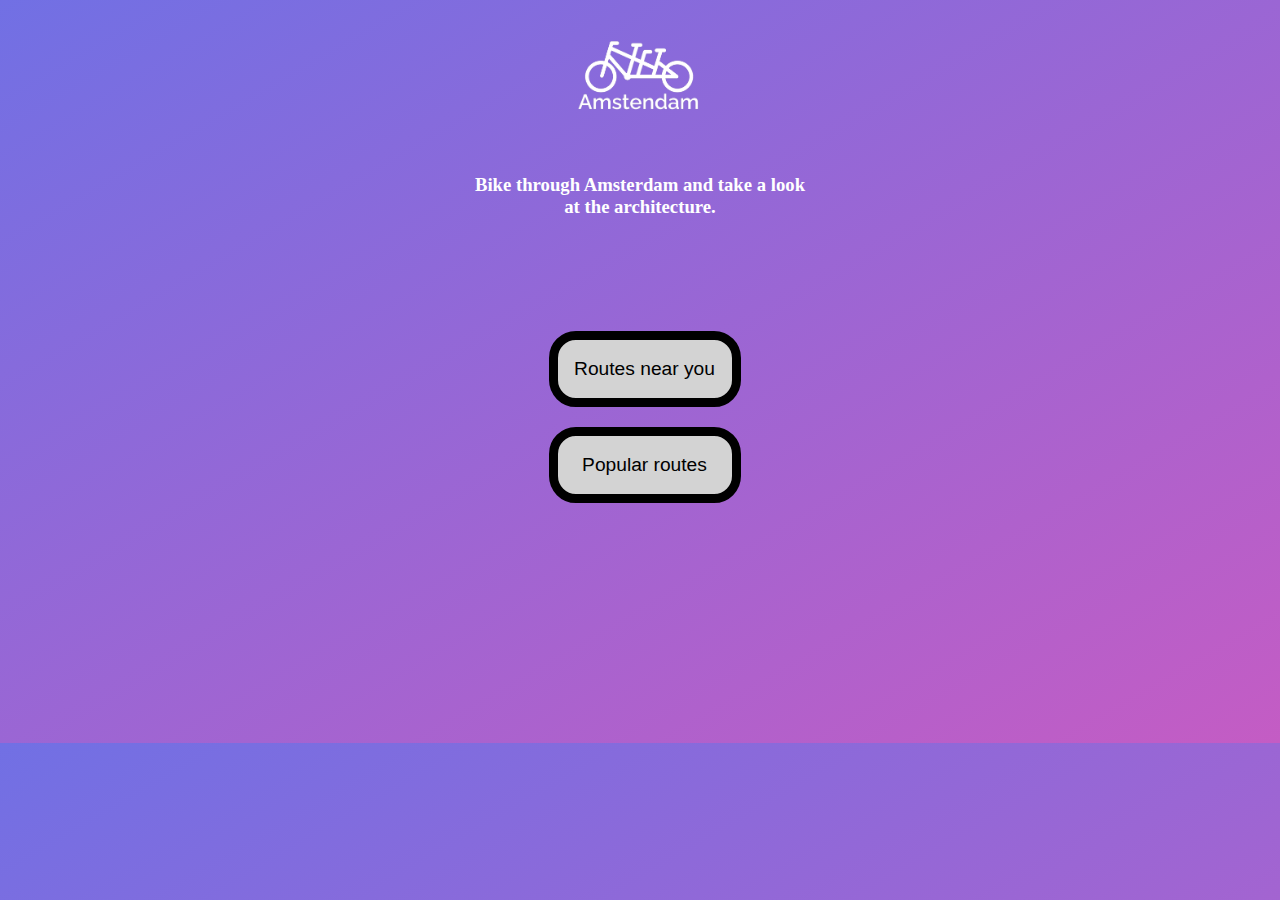
<file: ISGA P1/index.html>
<!DOCTYPE html>
<html lang="en">

<head>
    <meta charset="UTF-8">
    <meta http-equiv="X-UA-Compatible" content="IE=edge">
    <meta name="viewport" content="width=device-width, initial-scale=1.0">
    <title>Index</title>
    <link rel="stylesheet" href="style.css">
</head>

<body>
    <img src="/img/whiteicons/tandem.png" class="logobig">
    <h3>Bike through Amsterdam and take a look at the architecture.</h3>
    <button class="startbutton"><a href="geolocationhome.html">Routes near you</a></button>
    <button class="startbutton"><a href="browsehome.html">Popular routes</a></button>
</body>

</html>
</file>
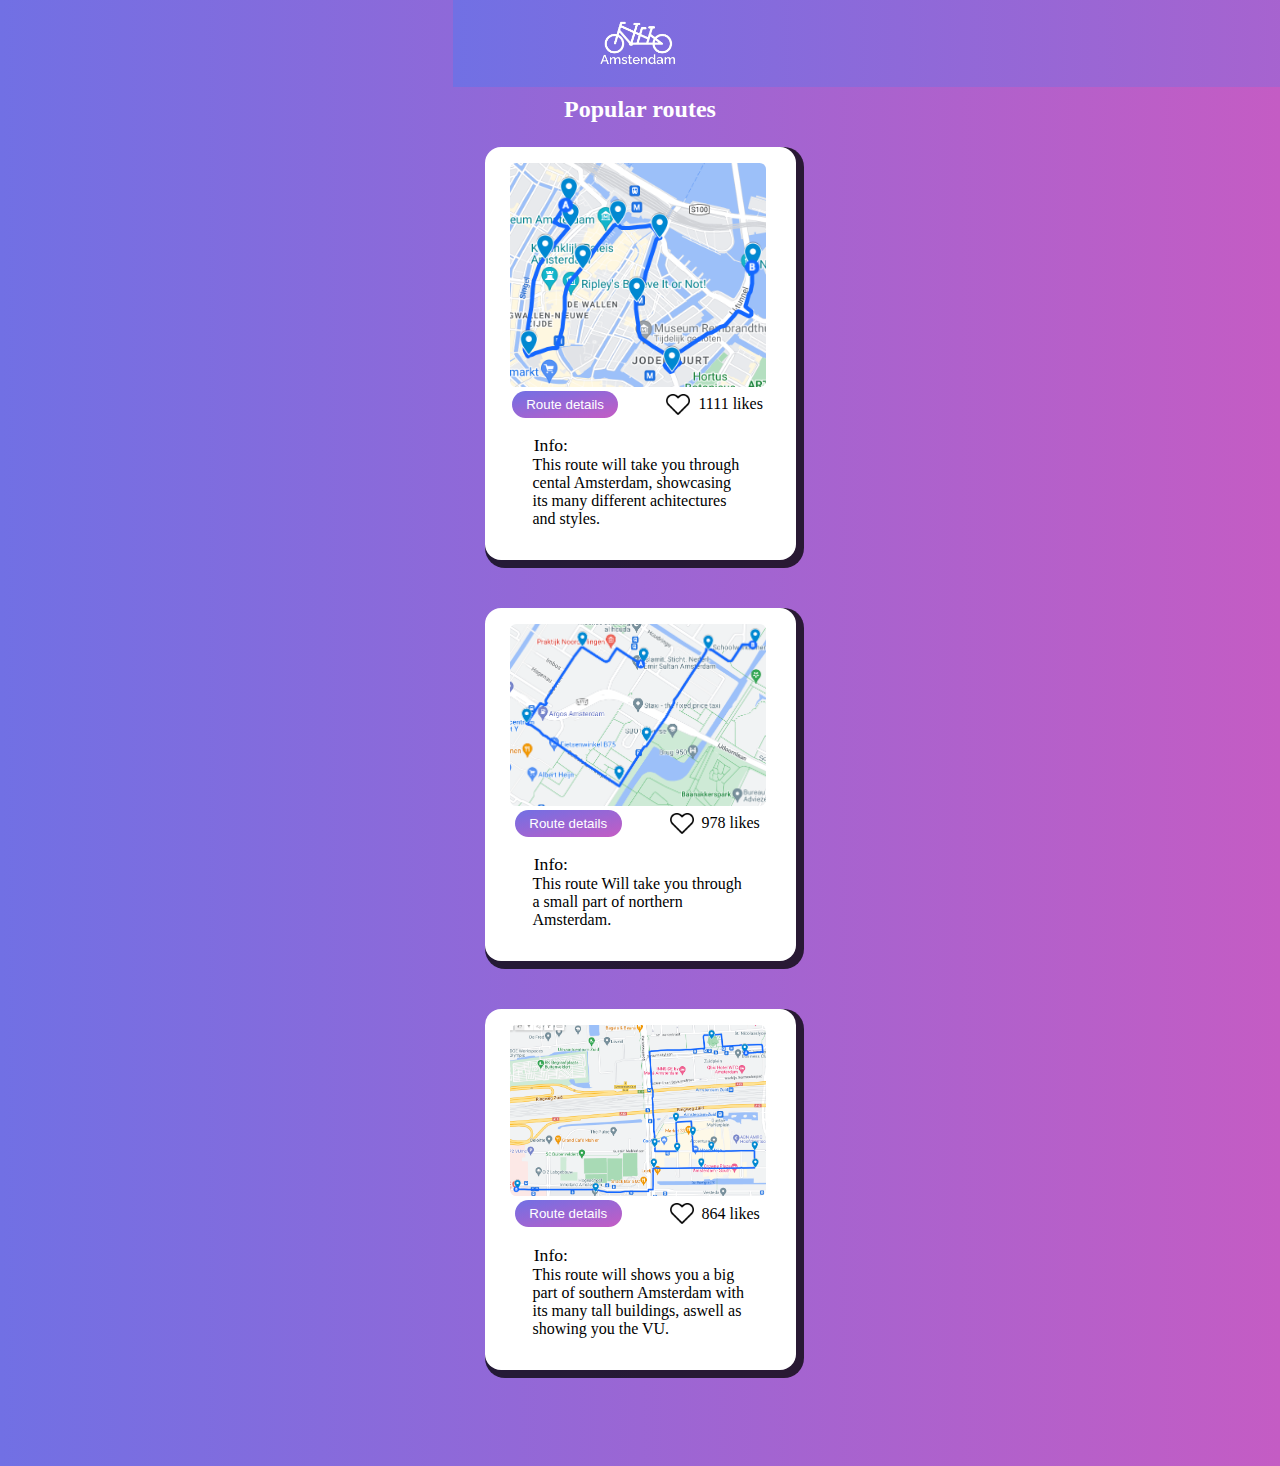
<file: browsehome.html>
<!DOCTYPE html>
<html lang="en">

<head>
    <meta charset="UTF-8">
    <meta http-equiv="X-UA-Compatible" content="IE=edge">
    <meta name="viewport" content="width=device-width, initial-scale=1.0">
    <title>Popular</title>
    <link rel="stylesheet" href="style.css">
</head>

<body>
    <nav>
        <div class="logonav">
            <a href="index.html"><img src="./img/whiteicons/tandem.png" class="logo" alt="logo"></a>
        </div>
    </nav>

    <main>
        <h2 class="top">Popular routes</h2>

        <div class="post">
            <img src="./img/nemoroute.png" class="map" alt="map">
            <div class="container">
                <button class="routebutton">Route details</button>
                <img src="./img/icons/heart.png" class="heart" alt="like">
                <p class="text-km">1111 likes</p>
            </div>
            <p class="title">Info:</p>
            <p class="text">This route will take you through cental Amsterdam, showcasing its many different
                achitectures and styles.</p>
        </div>

        <div class="post">
            <img src="./img/routenoord.png" class="map" alt="map">
            <div class="container">
                <button class="routebutton">Route details</button>
                <img src="./img/icons/heart.png" class="heart" alt="like">
                <p class="text-km">978 likes</p>
            </div>
            <p class="title">Info:</p>
            <p class="text">This route Will take you through a small part of northern Amsterdam.</p>
        </div>

        <div class="post">
            <img src="./img/routezuid.png" class="map" alt="map">
            <div class="container">
                <button class="routebutton">Route details</button>
                <img src="./img/icons/heart.png" class="heart" alt="like">
                <p class="text-km">864 likes</p>
            </div>
            <p class="title">Info:</p>
            <p class="text">This route will shows you a big part of southern Amsterdam with its many tall buildings,
                aswell as showing you the VU.</p>
        </div>
    </main>
</body>

</html>
</file>
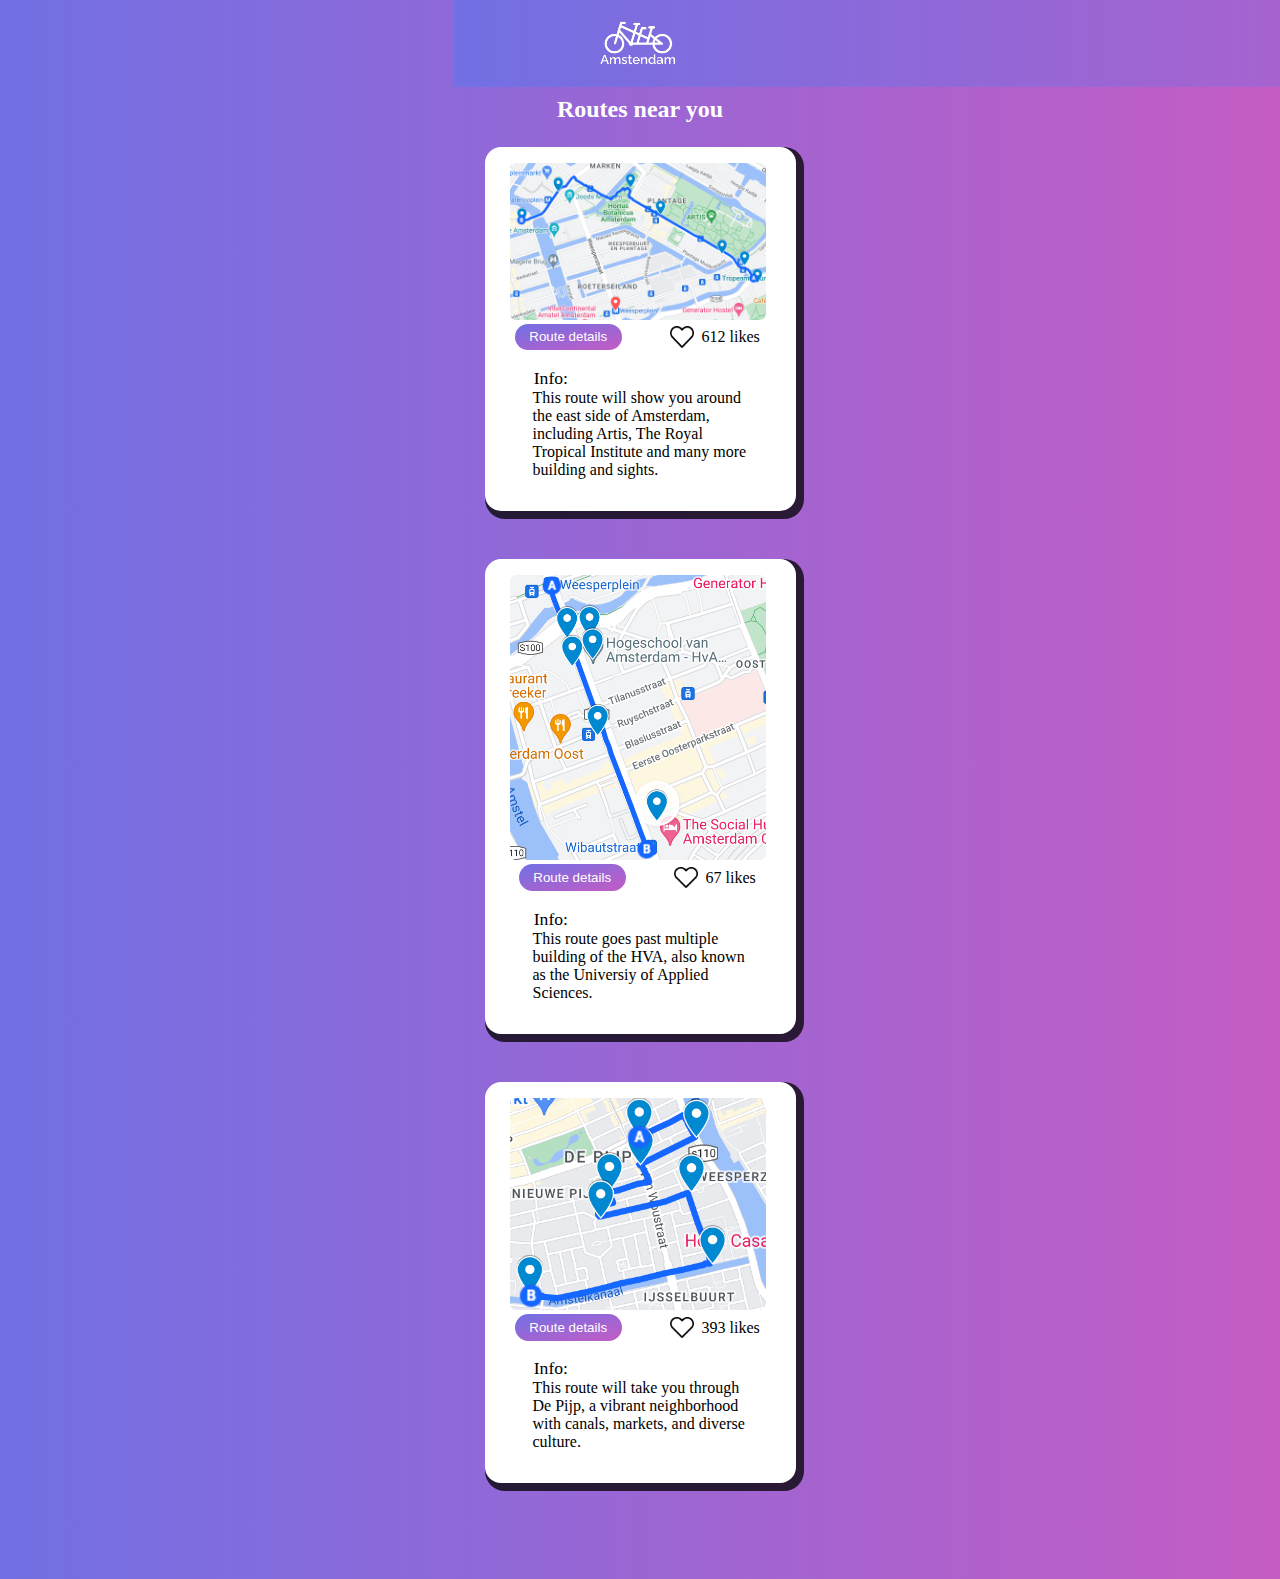
<file: geolocationhome.html>
<!DOCTYPE html>
<html lang="en">

<head>
    <meta charset="UTF-8">
    <meta http-equiv="X-UA-Compatible" content="IE=edge">
    <meta name="viewport" content="width=device-width, initial-scale=1.0">
    <title>Nearby</title>
    <link rel="stylesheet" href="style.css">
</head>

<body>
    <nav>
        <div class="logonav">
            <a href="index.html"><img src="./img/whiteicons/tandem.png" class="logo" alt="logo"></a>
        </div>
    </nav>
    <main>
        <h2 class="top">Routes near you</h2>

        <div class="post">
            <img src="./img/rikkert.png" class="map" alt="map">
            <div class="container">
                <button class="routebutton"><a href="info.html">Route details</a></button>
                <img src="./img/icons/heart.png" class="heart" alt="like">
                <p class="text-km">612 likes</p>
            </div>
            <p class="title">Info:</p>
            <p class="text">This route will show you around the east side of Amsterdam, including Artis, The Royal
                Tropical Institute and many more building and sights.</p>
        </div>

        <div class="post">
            <img src="./img/routehva.png" class="map" alt="map">
            <div class="container">
                <button class="routebutton">Route details</button>
                <img src="./img/icons/heart.png" class="heart" alt="like">
                <p class="text-km">67 likes</p>
            </div>
            <p class="title">Info:</p>
            <p class="text">This route goes past multiple building of the HVA, also known as the Universiy of Applied
                Sciences.</p>
        </div>

        <div class="post">
            <img src="./img/routepijp.png" class="map" alt="map">
            <div class="container">
                <button class="routebutton">Route details</button>
                <img src="./img/icons/heart.png" class="heart" alt="like">
                <p class="text-km">393 likes</p>
            </div>
            <p class="title">Info:</p>
            <p class="text">This route will take you through De Pijp, a vibrant neighborhood with canals, markets, and
                diverse culture.</p>
        </div>
    </main>


</body>

</html>
</file>
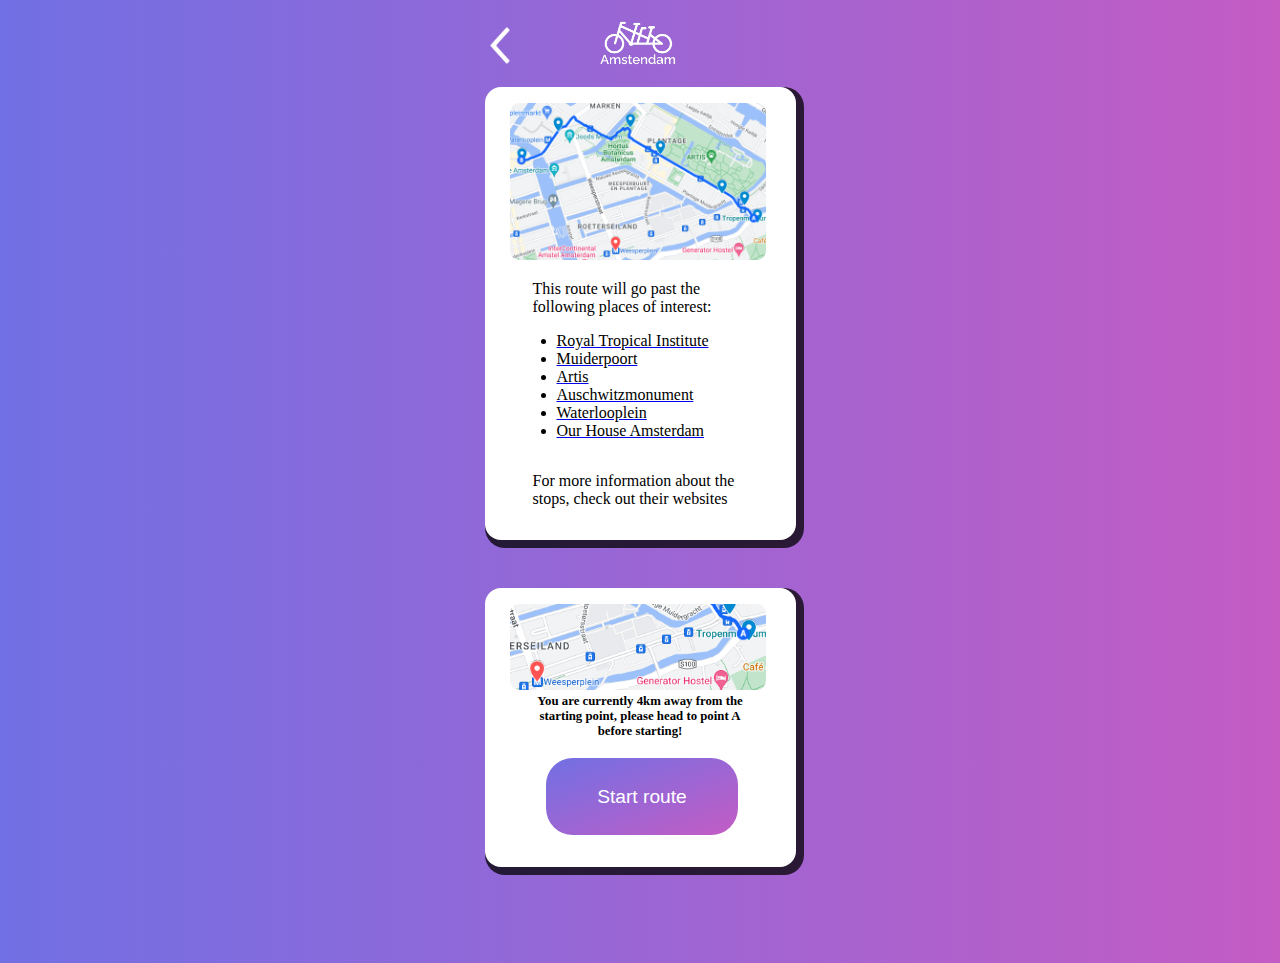
<file: info.html>
<!DOCTYPE html>
<html lang="en">

<head>
    <meta charset="UTF-8">
    <meta http-equiv="X-UA-Compatible" content="IE=edge">
    <meta name="viewport" content="width=device-width, initial-scale=1.0">
    <title>Info</title>
    <link rel="stylesheet" href="style.css">
</head>

<body>
    <div class="container">
        <a href="geolocationhome.html"><img src="./img/whiteicons/back.png" class="back" alt="arrow"></a>
        <a href="index.html"><img src="./img/whiteicons/tandem.png" class="logoback" alt="logo"></a>
    </div>
    <div class="post">
        <img src="./img/rikkert.png" class="infomap" alt="map">
        <p class="infotext">This route will go past the following places of interest:</p>
        <ul>
            <a href="https://www.kit.nl/?gclid=Cj0KCQiAw8OeBhCeARIsAGxWtUycXkWcn-5JpDCY-0F11bY_8ReoWbZlLiBE8K9w_BlqegrfSVhhKmoaAgsrEALw_wcB" target="_blank"><li>Royal Tropical Institute</li></a>
            <a href="https://nl.wikipedia.org/wiki/Muiderpoort_(Amsterdam)" target="_blank"><li>Muiderpoort</li></a>
            <a href="https://www.artis.nl/en/visit/plan-your-visit/" target="_blank"><li>Artis</li></a>
            <a href="https://nl.wikipedia.org/wiki/Auschwitzmonument_(Amsterdam)" target="_blank"><li>Auschwitzmonument</li></a>
            <a href="https://waterlooplein.amsterdam/" target="_blank"><li>Waterlooplein</li></a>
            <a href="https://www.our-house.com/" target="_blank"><li>Our House Amsterdam</li></a>
        </ul>
        <p class="infotext"> For more information about the stops, check out their websites</p>
    </div>
    <div class="post">
        <img src="./img/yourlocation.png" class="infomap" alt="map">
        <p class="warning">You are currently 4km away from the starting point, please head to point A before starting!
        </p>
        <a href="route.html"><button class="startbutton">Start route</button></a>
    </div>




</body>

</html>
</file>
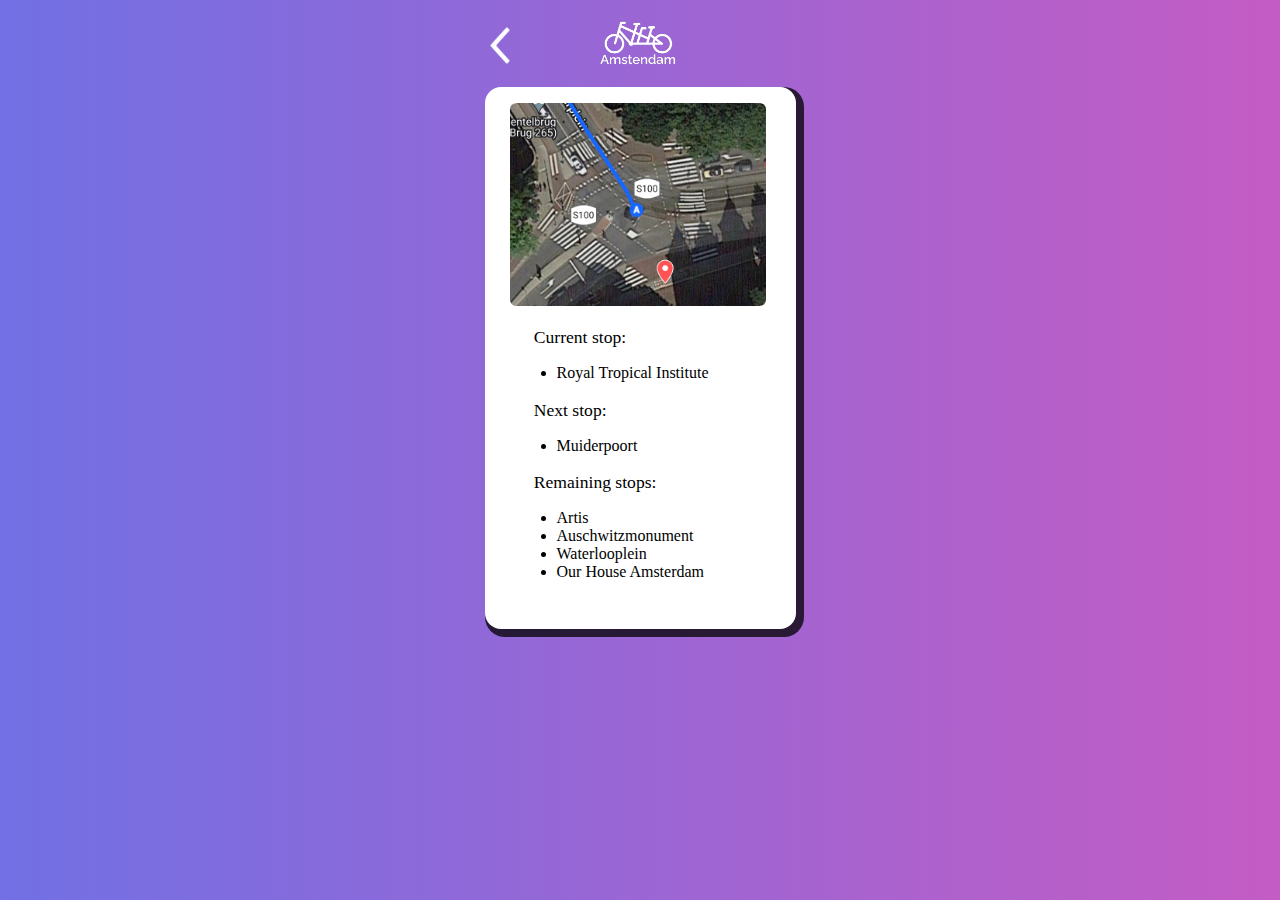
<file: route.html>
<!DOCTYPE html>
<html lang="en">

<head>
    <meta charset="UTF-8">
    <meta http-equiv="X-UA-Compatible" content="IE=edge">
    <meta name="viewport" content="width=device-width, initial-scale=1.0">
    <title>Route</title>
    <link rel="stylesheet" href="style.css">
</head>

<body class="index">
    <div class="container">
        <a href="info.html"><img src="./img/whiteicons/back.png" class="back" alt="arrow"></a>
        <a href="index.html"><img src="./img/whiteicons/tandem.png" class="logoback" alt="logo"></a>
    </div>
    <div class="post">
        <img src="./img/startroute.png" class="map" alt="map">

        <p class="title">Current stop:</p>
        <ul>
            <li>Royal Tropical Institute</li>

        </ul>
        <p class="title">Next stop:</p>

        <ul>
            <li>Muiderpoort</li>
        </ul>
        <p class="title">Remaining stops:</p>
        <ul>
            <li>Artis</li>
            <li>Auschwitzmonument</li>
            <li>Waterlooplein</li>
            <li>Our House Amsterdam</li>
        </ul>
    </div>
</body>

</html>
</file>
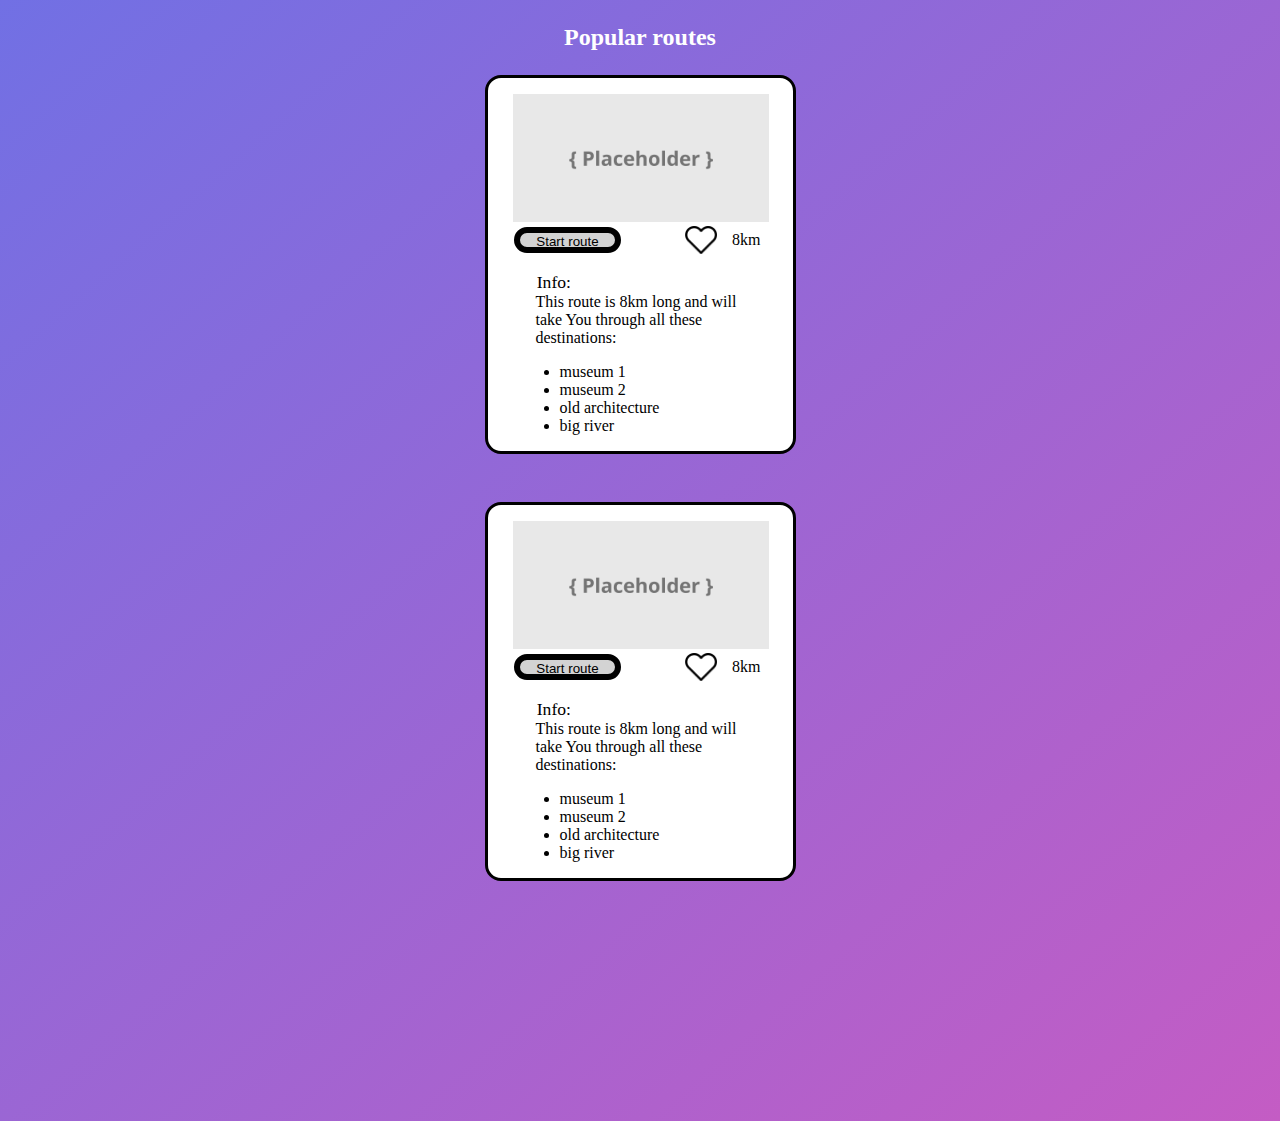
<file: ISGA P1/browsehome.html>
<!DOCTYPE html>
<html lang="en">

<head>
    <meta charset="UTF-8">
    <meta http-equiv="X-UA-Compatible" content="IE=edge">
    <meta name="viewport" content="width=device-width, initial-scale=1.0">
    <title>Browse</title>
    <link rel="stylesheet" href="style.css">
</head>

<body>
    <h2>Popular routes</h2>

    <div class="post">
        <img src="/img/placeholder.png" class="map">
        <div class="container">
            <button class="routebutton"><a href="route.html">Start route</a></button>
            <img src="/img/icons/heart.png" class="heart">
            <p class="text-km">8km</p>
        </div>



        <p class="title">Info:</p>
        <p class="text">This route is 8km long and will take
            You through all these destinations:</p>
        <ul>
            <li>museum 1</li>
            <li>museum 2</li>
            <li>old architecture</li>
            <li>big river</li>
        </ul>
    </div>

    <div class="post">
        <img src="/img/placeholder.png" class="map">
        <div class="container">
            <button class="routebutton"><a href="route.html">Start route</a></button>
            <img src="/img/icons/heart.png" class="heart">
            <p class="text-km">8km</p>
        </div>



        <p class="title">Info:</p>
        <p class="text">This route is 8km long and will take
            You through all these destinations:</p>
        <ul>
            <li>museum 1</li>
            <li>museum 2</li>
            <li>old architecture</li>
            <li>big river</li>
        </ul>
    </div>

</body>

</html>
</file>
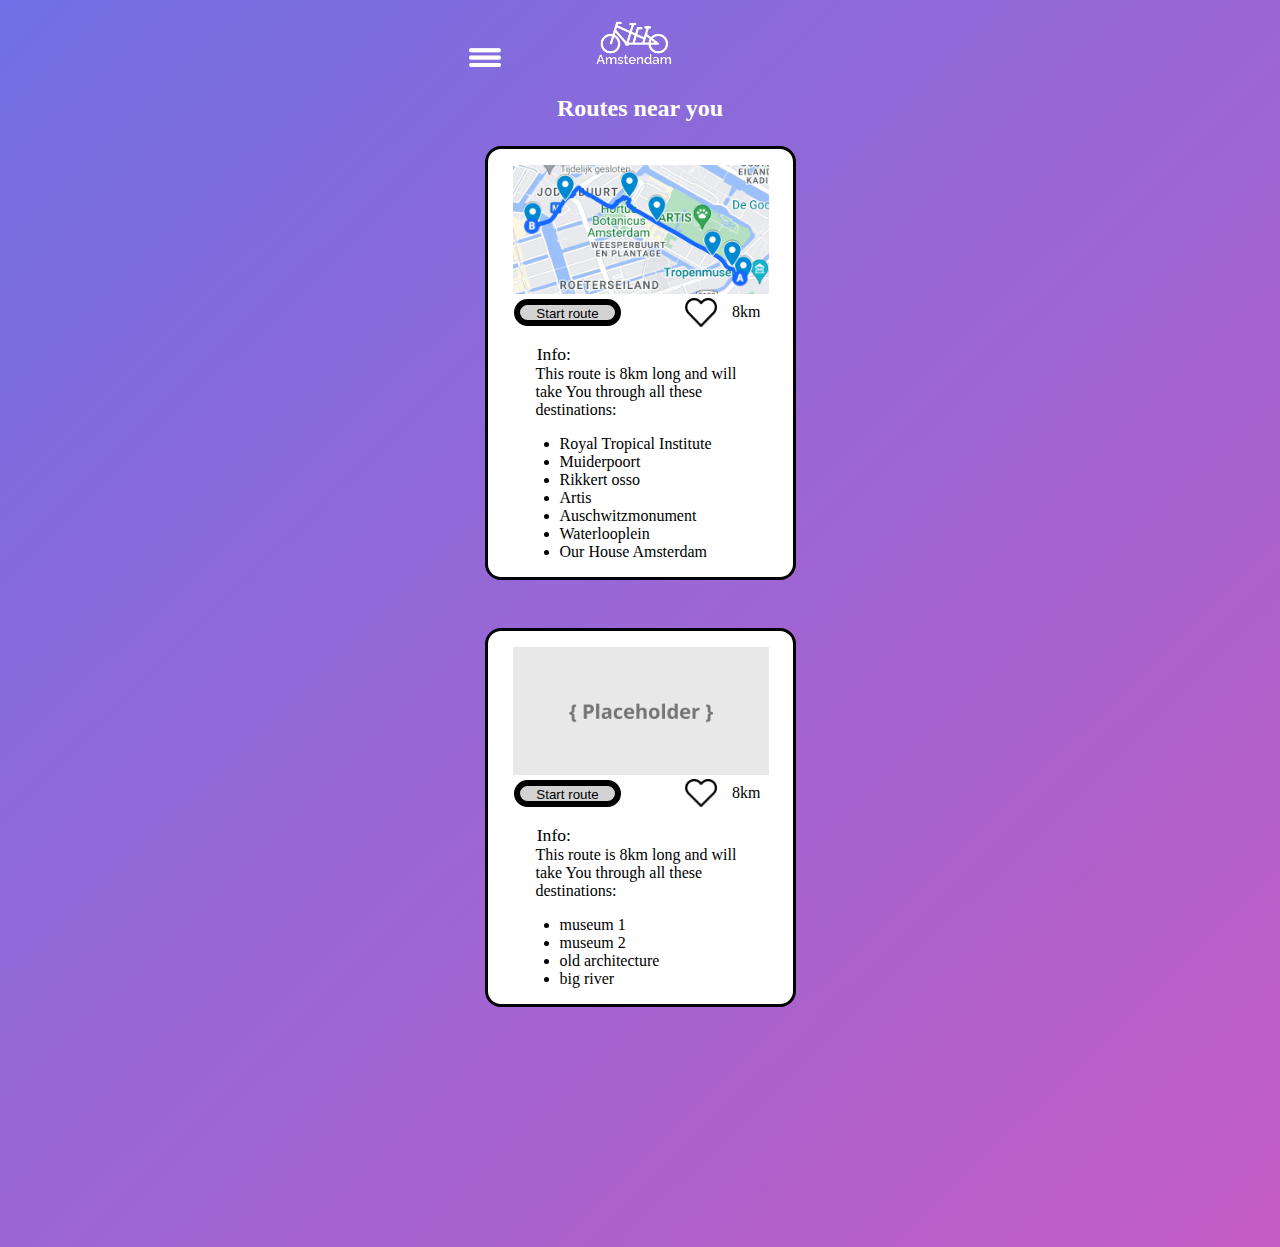
<file: ISGA P1/geolocationhome.html>
<!DOCTYPE html>
<html lang="en">

<head>
    <meta charset="UTF-8">
    <meta http-equiv="X-UA-Compatible" content="IE=edge">
    <meta name="viewport" content="width=device-width, initial-scale=1.0">
    <title>Geolocation</title>
    <link rel="stylesheet" href="style.css">
</head>

<body>
    <img src="/img/whiteicons/hamburger.png" class="hamburger">
    <img src="/img/whiteicons/tandem.png" class="logo">
    <h2>Routes near you</h2>

    <div class="post">
        <img src="/img/routerikkert.png" class="map">
        <div class="container">
            <button class="routebutton"><a href="route.html">Start route</a></button>
            <img src="/img/icons/heart.png" class="heart">
            <p class="text-km">8km</p>
        </div>



        <p class="title">Info:</p>
        <p class="text">This route is 8km long and will take
            You through all these destinations:</p>
        <ul>
            <li>Royal Tropical Institute</li>
            <li>Muiderpoort</li>
            <li>Rikkert osso</li>
            <li>Artis</li>
            <li>Auschwitzmonument</li>
            <li>Waterlooplein</li>
            <li>Our House Amsterdam</li>
        </ul>
    </div>

    <div class="post">
        <img src="/img/placeholder.png" class="map">
        <div class="container">
            <button class="routebutton"><a href="route.html">Start route</a></button>
            <img src="/img/icons/heart.png" class="heart">
            <p class="text-km">8km</p>
        </div>



        <p class="title">Info:</p>
        <p class="text">This route is 8km long and will take
            You through all these destinations:</p>
        <ul>
            <li>museum 1</li>
            <li>museum 2</li>
            <li>old architecture</li>
            <li>big river</li>
        </ul>
    </div>

</body>

</html>
</file>
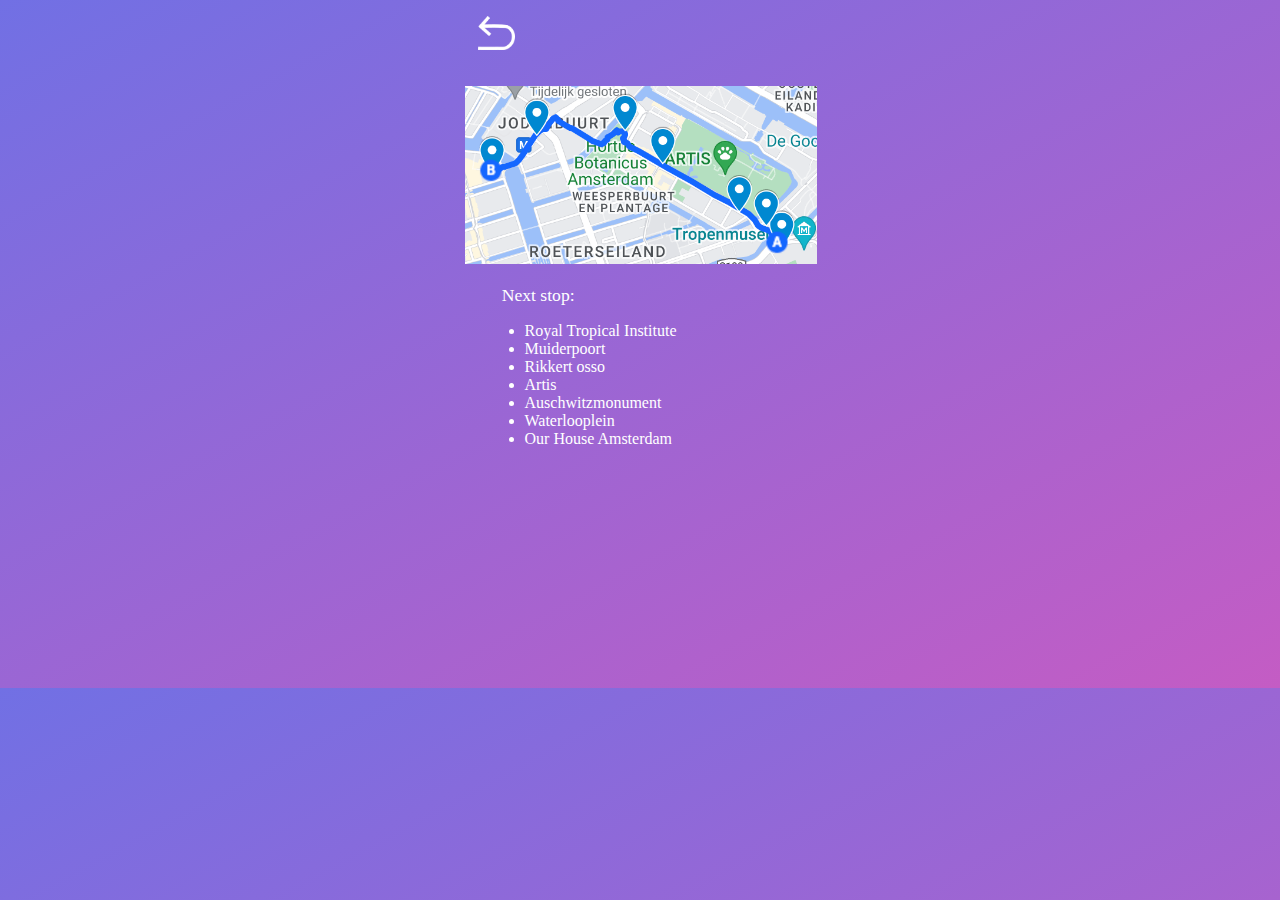
<file: ISGA P1/route.html>
<!DOCTYPE html>
<html lang="en">
<head>
    <meta charset="UTF-8">
    <meta http-equiv="X-UA-Compatible" content="IE=edge">
    <meta name="viewport" content="width=device-width, initial-scale=1.0">
    <title>Route</title>
    <link rel="stylesheet" href="style.css">
</head>

<body>
    <a href="geolocationhome.html"><img src="/img/whiteicons/backarrow.png" class="back"></a>
    <img src="/img/routerikkert.png" class="bigmap">

    <p class="title">Next stop:</p>
    <ul>
        <li>Royal Tropical Institute</li>
            <li>Muiderpoort</li>
            <li>Rikkert osso</li>
            <li>Artis</li>
            <li>Auschwitzmonument</li>
            <li>Waterlooplein</li>
            <li>Our House Amsterdam</li>
    </ul>
</body>
</html>
</file>
<file: ISGA P1/style.css>
body {
    margin: auto;
    font-family: Arial, Helvetica, sans-serif;
    width: 375px;
    font-family: "Raleway";
    src: url(/fonts/Raleway/OFL.txt);
    margin-bottom: 15em;
    background: linear-gradient(to bottom right, rgb(113, 112, 228), #c45cc4);
    color: white;
}

h1 {
    text-align: center;
    margin-left: 1em;
    margin-right: 1em;
    margin-top: 3em;
}

.head {
    margin-top: 1em;
}

h2 {
    text-align: center;
    margin-left: 1em;
    margin-right: 1em;
    margin-bottom: 1em;
    margin-top: 1em;
}

h3 {
    text-align: center;
    margin-left: 1em;
    margin-right: 1em;
    margin-bottom: 5em;
    margin-top: 3em;
}

h4 {
    text-align: left;
    margin-left: 1em;
    margin-right: 1em;
    margin-bottom: 0.4em;
    margin-top: 1em;
}

button {
    text-decoration: none;
    list-style-type: none;
    border: solid, 0.5em;
    width: 8em;
    border-radius: 1.4em;
    text-align: center;
    border-color: black;
    background-color: lightgray;
    color: white;
}

.startbutton {
    margin-left: 5em;
    margin-right: 1em;
    margin-top: 1em;
    min-width: 10em;
    min-height: 4em;
    font-size: 1.2em;
    color: white;

}

.routebutton {
    float: left;
    margin-left: 2em;
    height: 2em;
    color: white;
}

button a {
    text-decoration: none;
    color: black;
}

p {
    text-decoration: none;
    list-style-type: none;
    margin: 0;

    padding: 0;
}

.text {
    margin-left: 3em;
    margin-right: 3em;
}

.title {
    margin-left: 2.8em;
    margin-top: 1em;
    margin-right: 3em;
    font-size: 1.1em;
}

.text-km {
    text-align: right;
    margin-right: 2em;
}

.map {
    margin-left: 1.6em;
    margin-right: 2em;
    margin-top: 1em;
    width: 16em;
    height: auto;
}

.bigmap {
    width: 22em;
    height: auto;
    margin-top: 2em;
    margin-left: 0.8em;
}

.heart {
    width: 2em;
    height: auto;
    margin-right: auto;
    margin-left: 4em;
}

.bin {
    width: 0.65em;
    height: auto;
    margin-left: 4em;
}

.back {
    width: 2.3em;
    height: auto;
    margin-left: 1.6em;
    margin-top: 1em;
    margin-bottom: 0;
}

.logo {
    width: 5em;
    height: auto;
    margin-left: 5.5em;
    margin-top: 1em;
}

.logobig {
    width: 8em;
    height: auto;
    margin-left: 7.5em;
    margin-top: 2em;
}

.hamburger {
    width: 2em;
    height: auto;
    margin-left: 1em;
}

.post {
    margin: 0 2em 3em 2em;
    border: solid;
    background-color: white;
    border-radius: 1em;
    color: black;

}

.container {
    display: flex;
    align-items: center;
    justify-content: center
}

li {
    padding: 0 0 0 0;
    margin-left: 2em;
}
</file>
<file: style.css>
body {
    margin: auto;
    font-family: Arial, Helvetica, sans-serif;
    width: 375px;
    font-family: "Raleway";
    src: url(/fonts/Raleway/OFL.txt);
    margin-bottom: 6em;
    background: linear-gradient(to right, rgb(113, 112, 228), #c45cc4);
    color: white;
}

.index {
    overflow: hidden;
}

h1 {
    text-align: center;
    margin-left: 1em;
    margin-right: 1em;
    margin-top: 3em;
}

.head {
    margin-top: 1em;
}

h2 {
    text-align: center;
    margin-left: 1em;
    margin-right: 1em;
    margin-bottom: 1em;
    margin-top: 1em;
}

.top {
    margin-top: 4em;
}

h3 {
    text-align: center;
    margin-left: 1em;
    margin-right: 1em;
    margin-bottom: 2em;
    margin-top: 3em;
}

h4 {
    text-align: left;
    margin-left: 1em;
    margin-right: 1em;
    margin-bottom: 0.4em;
    margin-top: 1em;
}

.shadow {
    text-shadow: 1px 1px 1px #000000;
}

button {
    text-decoration: none;
    list-style-type: none;
    border: solid, 0.5em;
    width: 8em;
    border-radius: 1.4em;
    text-align: center;
    background-color: lightgray;
    color: white;
}

.gobutton {
    margin-left: 5em;
    margin-right: 1em;
    margin-top: 1em;
    min-width: 10em;
    min-height: 4em;
    font-size: 1.2em;
    color: white;
    background-image: linear-gradient(to bottom right, rgb(113, 112, 228), #c45cc4);
    border: 0;
}

.startbutton {
    margin-left: 3.2em;
    margin-right: 1em;
    margin-top: 1em;
    min-width: 10em;
    min-height: 4em;
    font-size: 1.2em;
    color: white;
    background-image: linear-gradient(to bottom right, rgb(113, 112, 228), #c45cc4);
    border: 0;
}

.routebutton {
    float: left;
    margin-left: 2em;
    height: 2em;
    color: white;
    background-image: linear-gradient(to bottom right, rgb(113, 112, 228), #c45cc4);
    border: none;
}



button a {
    text-decoration: none;
    color: white;
}

p {
    text-decoration: none;
    list-style-type: none;
    margin: 0;
    padding: 0;
}

.text {
    margin-left: 3em;
    margin-right: 3em;
}

.infotext {
    margin-left: 3em;
    margin-right: 3em;
    padding-top: 1em;
}

.warning {
    margin-left: 3em;
    margin-right: 3em;
    color: black;
    font-weight: bold;
    font-size: 0.8em;
    text-align: center;
}

.title {
    margin-left: 2.8em;
    margin-top: 1em;
    margin-right: 3em;
    font-size: 1.1em;
}

.text-km {
    text-align: right;
    margin-right: 2em;
    margin-left: 0.5em;
}

.map {
    margin-left: 1.6em;
    margin-right: 2em;
    margin-top: 1em;
    width: 16em;
    height: auto;
    border-radius: 0.4em;
}

.infomap {
    margin-left: 1.6em;
    margin-right: 2em;
    margin-top: 1em;
    width: 16em;
    height: auto;
    border-radius: 0.6em;
}

.bigmap {
    width: 22em;
    height: auto;
    margin-top: 2em;
    margin-left: 0.8em;
}

.heart {
    width: 1.5em;
    height: auto;
    margin-left: 3em;
}

.bin {
    width: 0.65em;
    height: auto;
    margin-left: 4em;
}

.back {
    width: 1.3em;
    height: auto;
    margin-left: 1.9em;
    margin-top: 0.5em;
    margin-bottom: 0;
}

.logo {
    width: 5em;
    height: auto;
    margin-left: 9em;
    margin-top: 1em;
    margin-right: 9em;
    margin-bottom: 1em;
}

.logonav {
    width: 100%;
    position: fixed;
    top: 0;
    background: linear-gradient(to right, rgb(113, 112, 228), #c45cc4);
}

.logobig {
    width: 8em;
    height: auto;
    margin-left: 7.5em;
    margin-top: 2em;
}

.logoback {
    width: 5em;
    height: auto;
    margin-left: 5.4em;
    margin-top: 1em;
    margin-right: 9em;
    margin-bottom: 1em;
}

.hamburger {
    width: 2em;
    height: auto;
    margin-left: 1em;
}

.post {
    margin: 0 2em 3em 2em;
    border: solid;
    background-color: white;
    border-radius: 1em;
    color: black;
    border: none;
    box-shadow: 4px 4px 0px 4px rgba(0, 0, 0, 0.75);
    padding-bottom: 2em;
}

.container {
    display: flex;
    align-items: center;
    justify-content: center
}

li {
    padding: 0 0 0 0;
    margin-left: 2em;
}

a li {
    color: #000000;
}

.slide {
    width: 375px;
    height: 667px;
    z-index: -1;
}

.noslide {
    position: fixed;
    z-index: 4;
}

.main {
    margin: 0;
}

.slider {
    overflow: hidden;
}

.slider figure {
    position: relative;
    width: 500%;
    margin: 0;
    left: 0;
    animation: 10s slider infinite;
}

.slider figure img {
    float: left;
    width: 20%;
}

@keyframes slider {
    0% {
        left: 0;
    }

    10% {
        left: 0;
    }

    20% {
        left: -100%;
    }

    30% {
        left: -100%;
    }

    40% {
        left: -200%;
    }

    50% {
        left: -200%;
    }

    60% {
        left: -300%;
    }

    70% {
        left: -300%;
    }

    80% {
        left: -400%;
    }

    90% {
        left: -400%;
    }

    100% {
        left: 0;
    }
}
</file>
